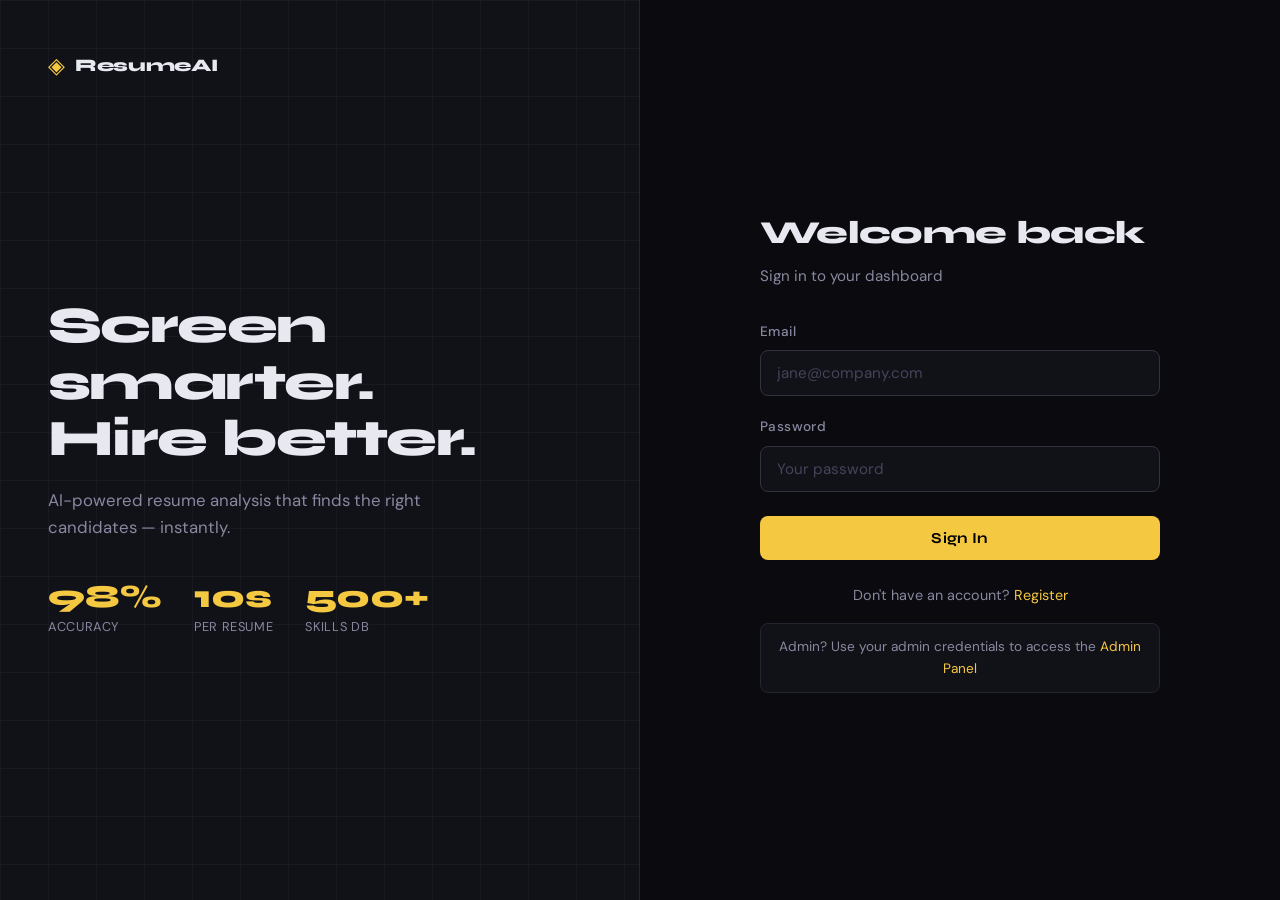
<file: index.html>
<!DOCTYPE html>
<html lang="en">
<head>
<meta charset="UTF-8">
<meta name="viewport" content="width=device-width, initial-scale=1.0">
<title>ResumeAi — Dashboard</title>
<link rel="preconnect" href="https://fonts.googleapis.com">
<link href="https://fonts.googleapis.com/css2?family=Syne:wght@400;600;700;800&family=DM+Sans:wght@300;400;500&display=swap" rel="stylesheet">
<link rel="stylesheet" href="style.css">
</head>
<body class="app-page">
  <!-- Sidebar -->
  <aside class="sidebar">
    <div class="sidebar-brand">
      <span class="brand-icon">◈</span>
      <span class="brand-name">ResumeAI</span>
    </div>
    <nav class="sidebar-nav">
      <a href="#upload" class="nav-item active" data-section="upload">
        <span class="nav-icon">⬆</span> Analyze Resume
      </a>
      <a href="#history" class="nav-item" data-section="history">
        <span class="nav-icon">◷</span> History
      </a>
    </nav>
    <div class="sidebar-footer">
      <div class="user-info">
        <div class="user-avatar" id="user-avatar">J</div>
        <div class="user-details">
          <span class="user-name" id="user-name">Loading...</span>
          <span class="user-role">User</span>
        </div>
      </div>
      <button class="logout-btn" onclick="logout()">Sign Out</button>
    </div>
  </aside>

  <!-- Main Content -->
  <main class="main-content">
    <!-- Upload Section -->
    <section id="section-upload" class="content-section active">
      <div class="section-header">
        <h1>Analyze Resume</h1>
        <p>Upload a resume and paste a job description to get an AI-powered match score</p>
      </div>

      <div class="upload-grid">
        <div class="card upload-card">
          <h3>Upload Resume</h3>
          <div class="drop-zone" id="drop-zone">
            <div class="drop-icon">📄</div>
            <p>Drop your PDF or DOCX here</p>
            <span>or</span>
            <label class="file-label" for="resume-file">Browse File</label>
            <input type="file" id="resume-file" accept=".pdf,.docx" hidden>
            <div class="file-selected hidden" id="file-selected">
              <span id="file-name"></span>
              <button onclick="clearFile()" class="clear-file">✕</button>
            </div>
          </div>
        </div>

        <div class="card jd-card">
          <h3>Job Description</h3>
          <textarea id="job-description" placeholder="Paste the job description here...

Example:
We are looking for a Python Developer with experience in FastAPI, MongoDB, and machine learning. The candidate should have strong skills in REST API development, Docker, and cloud platforms like AWS..."></textarea>
        </div>
      </div>

      <div id="analyze-error" class="alert alert-error hidden"></div>

      <button class="btn-primary btn-large" id="analyze-btn" onclick="analyzeResume()">
        <span class="btn-text">⚡ Analyze Resume</span>
        <span class="btn-loader hidden">Analyzing...</span>
      </button>

      <!-- Results -->
      <div id="results-section" class="results-section hidden">
        <div class="results-header">
          <h2>Analysis Results</h2>
          <span id="result-filename" class="result-badge"></span>
        </div>

        <div class="results-grid">
          <div class="card score-card">
            <h4>Match Score</h4>
            <div class="score-ring-container">
              <svg class="score-ring" viewBox="0 0 120 120">
                <circle cx="60" cy="60" r="52" class="ring-bg"/>
                <circle cx="60" cy="60" r="52" class="ring-fill" id="score-ring-fill"/>
              </svg>
              <div class="score-value" id="score-value">0%</div>
            </div>
            <div class="score-label" id="score-label">—</div>
          </div>

          <div class="card skills-card">
            <h4>Skills Found <span id="skills-count" class="badge">0</span></h4>
            <div class="skills-list" id="skills-found"></div>
          </div>

          <div class="card missing-card">
            <h4>Missing Skills <span id="missing-count" class="badge badge-red">0</span></h4>
            <div class="skills-list" id="skills-missing"></div>
          </div>

          <div class="card suggestions-card">
            <h4>AI Suggestions</h4>
            <ul class="suggestions-list" id="suggestions-list"></ul>
          </div>
        </div>
      </div>
    </section>

    <!-- History Section -->
    <section id="section-history" class="content-section">
      <div class="section-header">
        <h1>Analysis History</h1>
        <p>Your previous resume analyses</p>
      </div>

      <div id="history-loading" class="loading-state">
        <div class="spinner"></div>
        <p>Loading history...</p>
      </div>

      <div id="history-empty" class="empty-state hidden">
        <div class="empty-icon">📋</div>
        <h3>No analyses yet</h3>
        <p>Upload your first resume to get started</p>
        <a href="#upload" class="btn-primary" onclick="switchSection('upload')">Analyze Resume</a>
      </div>

      <div id="history-table-container" class="hidden">
        <table class="data-table" id="history-table">
          <thead>
            <tr>
              <th>File Name</th>
              <th>Score</th>
              <th>Skills Found</th>
              <th>Missing Skills</th>
              <th>Date</th>
            </tr>
          </thead>
          <tbody id="history-body"></tbody>
        </table>
      </div>
    </section>
  </main>

  <script src="auth.js"></script>
  <script src="script.js"></script>
</body>
</html>
</file>
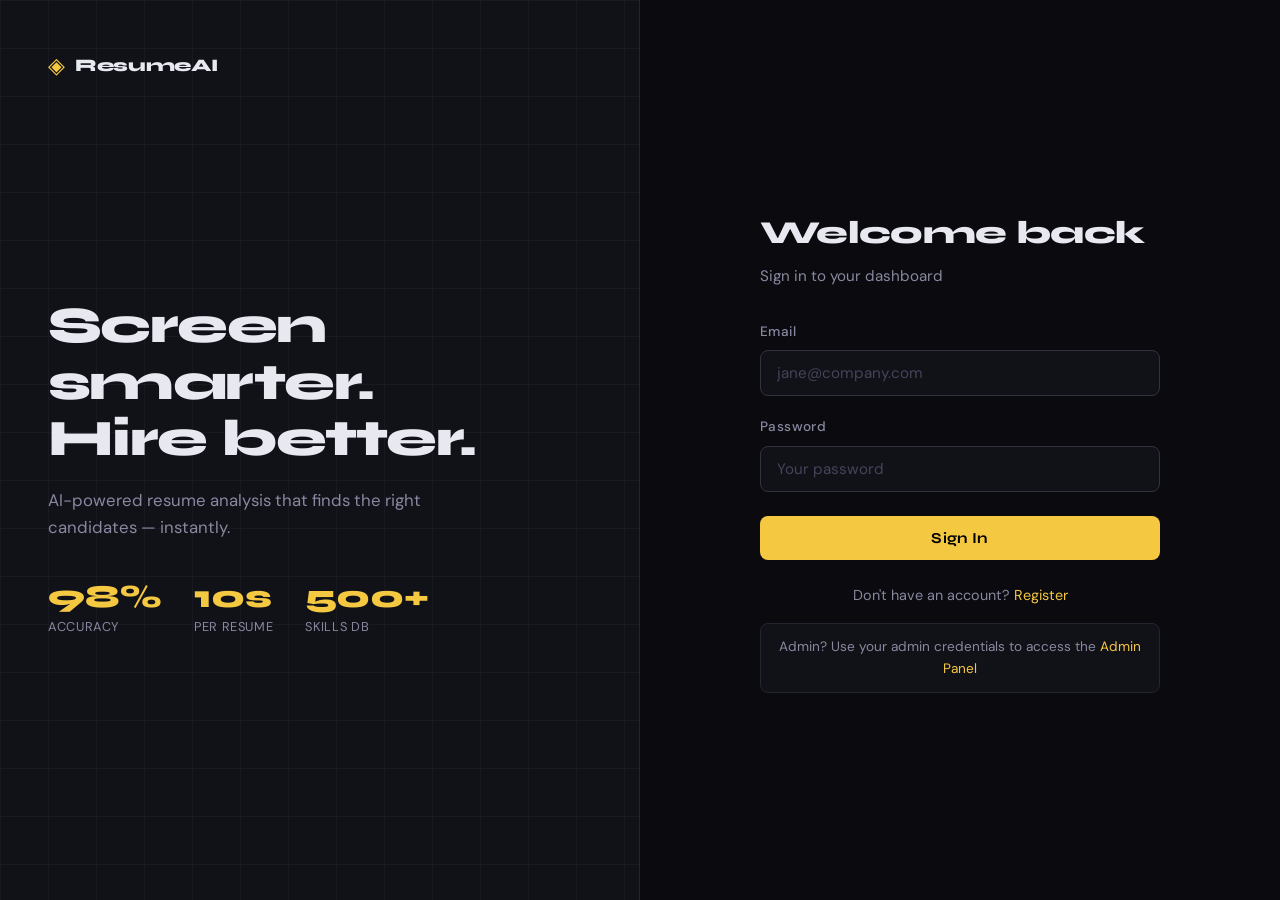
<file: admin.html>
<!DOCTYPE html>
<html lang="en">
<head>
<meta charset="UTF-8">
<meta name="viewport" content="width=device-width, initial-scale=1.0">
<title>ResumeAi — Admin Panel</title>
<link rel="preconnect" href="https://fonts.googleapis.com">
<link href="https://fonts.googleapis.com/css2?family=Syne:wght@400;600;700;800&family=DM+Sans:wght@300;400;500&display=swap" rel="stylesheet">
<link rel="stylesheet" href="style.css">
</head>
<body class="app-page admin-theme">
  <!-- Sidebar -->
  <aside class="sidebar admin-sidebar">
    <div class="sidebar-brand">
      <span class="brand-icon">◈</span>
      <span class="brand-name">ResumeAI <span class="admin-badge">ADMIN</span></span>
    </div>
    <nav class="sidebar-nav">
      <a href="#stats" class="nav-item active" data-section="stats" onclick="switchAdminSection('stats')">
        <span class="nav-icon">◉</span> Dashboard
      </a>
      <a href="#users" class="nav-item" data-section="users" onclick="switchAdminSection('users')">
        <span class="nav-icon">◎</span> Users
      </a>
      <a href="#resumes" class="nav-item" data-section="resumes" onclick="switchAdminSection('resumes')">
        <span class="nav-icon">◈</span> Resumes
      </a>
    </nav>
    <div class="sidebar-footer">
      <div class="user-info">
        <div class="user-avatar admin-avatar">A</div>
        <div class="user-details">
          <span class="user-name" id="admin-name">Admin</span>
          <span class="user-role admin-role">Administrator</span>
        </div>
      </div>
      <button class="logout-btn" onclick="logout()">Sign Out</button>
    </div>
  </aside>

  <!-- Main Content -->
  <main class="main-content">

    <!-- Stats Section -->
    <section id="section-stats" class="content-section active">
      <div class="section-header">
        <h1>Dashboard Overview</h1>
        <p>Platform statistics and metrics</p>
      </div>

      <div class="stats-grid">
        <div class="card stat-card">
          <div class="stat-icon">👥</div>
          <div class="stat-content">
            <h4>Total Users</h4>
            <div class="stat-number" id="stat-users">—</div>
          </div>
        </div>
        <div class="card stat-card">
          <div class="stat-icon">📄</div>
          <div class="stat-content">
            <h4>Total Resumes</h4>
            <div class="stat-number" id="stat-resumes">—</div>
          </div>
        </div>
        <div class="card stat-card">
          <div class="stat-icon">⚡</div>
          <div class="stat-content">
            <h4>Average Score</h4>
            <div class="stat-number" id="stat-avg-score">—</div>
          </div>
        </div>
      </div>

      <div class="card recent-activity">
        <h3>Recent Activity</h3>
        <div id="recent-resumes-list" class="activity-list">
          <div class="loading-state"><div class="spinner"></div></div>
        </div>
      </div>
    </section>

    <!-- Users Section -->
    <section id="section-users" class="content-section">
      <div class="section-header">
        <h1>Users</h1>
        <p>Manage registered users</p>
      </div>

      <div id="users-loading" class="loading-state">
        <div class="spinner"></div><p>Loading users...</p>
      </div>

      <div class="card table-card hidden" id="users-table-container">
        <table class="data-table" id="users-table">
          <thead>
            <tr>
              <th>Name</th>
              <th>Email</th>
              <th>Role</th>
              <th>Actions</th>
            </tr>
          </thead>
          <tbody id="users-body"></tbody>
        </table>
      </div>
    </section>

    <!-- Resumes Section -->
    <section id="section-resumes" class="content-section">
      <div class="section-header">
        <h1>Resume Records</h1>
        <p>All uploaded and analyzed resumes</p>
      </div>

      <div id="resumes-loading" class="loading-state">
        <div class="spinner"></div><p>Loading resumes...</p>
      </div>

      <div class="card table-card hidden" id="resumes-table-container">
        <table class="data-table" id="resumes-table">
          <thead>
            <tr>
              <th>File Name</th>
              <th>User</th>
              <th>Score</th>
              <th>Skills Found</th>
              <th>Date</th>
              <th>Actions</th>
            </tr>
          </thead>
          <tbody id="resumes-body"></tbody>
        </table>
      </div>
    </section>
  </main>

  <!-- Confirm Modal -->
  <div class="modal-overlay hidden" id="confirm-modal">
    <div class="modal">
      <h3>Confirm Delete</h3>
      <p id="confirm-message">Are you sure you want to delete this item?</p>
      <div class="modal-actions">
        <button class="btn-secondary" onclick="closeModal()">Cancel</button>
        <button class="btn-danger" id="confirm-btn">Delete</button>
      </div>
    </div>
  </div>

  <script src="auth.js"></script>
  <script src="admin.js"></script>
</body>
</html>
</file>
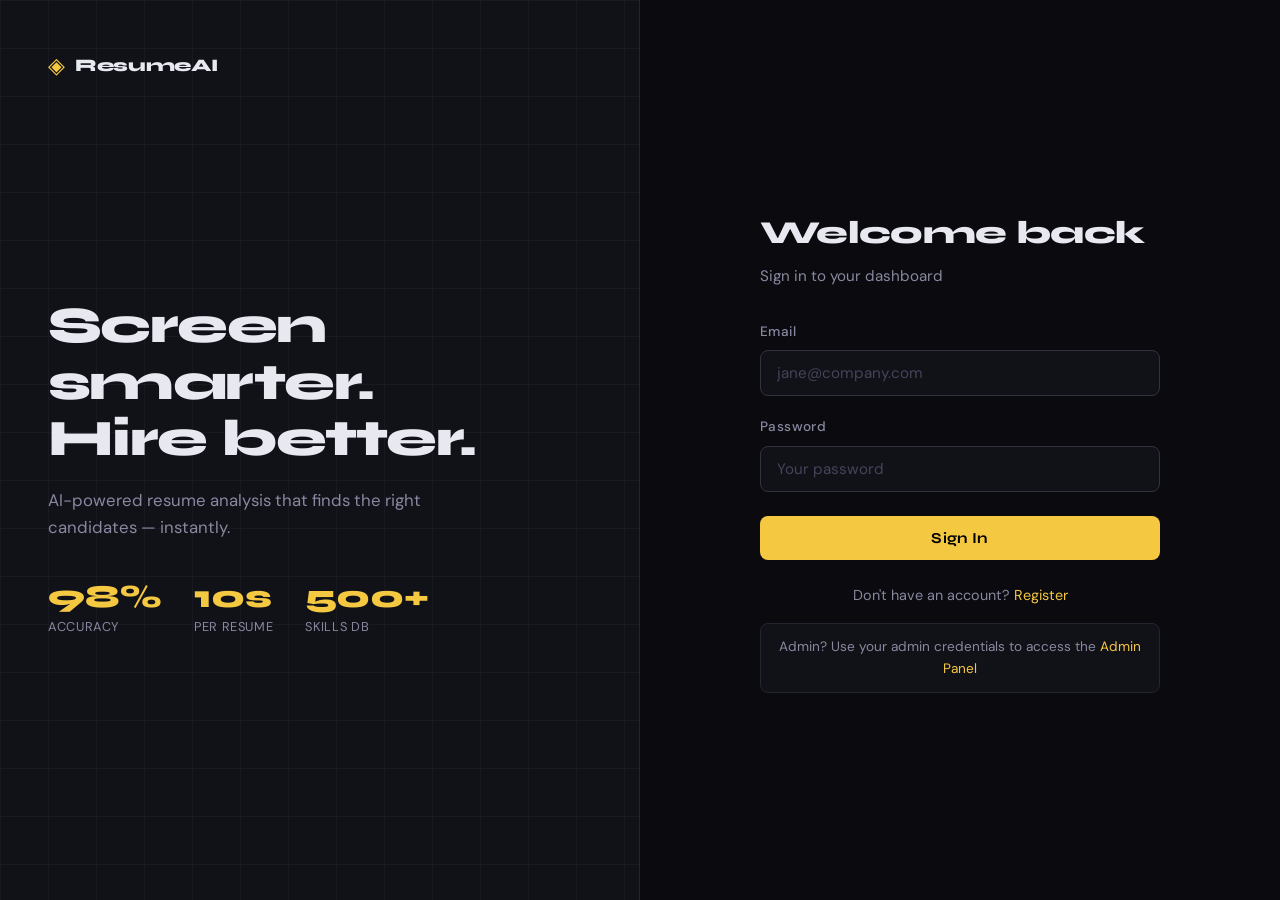
<file: login.html>
<!DOCTYPE html>
<html lang="en">
<head>
<meta charset="UTF-8">
<meta name="viewport" content="width=device-width, initial-scale=1.0">
<title>ResumeAi — Login</title>
<link rel="preconnect" href="https://fonts.googleapis.com">
<link href="https://fonts.googleapis.com/css2?family=Syne:wght@400;600;700;800&family=DM+Sans:wght@300;400;500&display=swap" rel="stylesheet">
<link rel="stylesheet" href="style.css">
</head>
<body class="auth-page">
  <div class="auth-split">
    <div class="auth-left">
      <div class="auth-brand">
        <span class="brand-icon">◈</span>
        <span class="brand-name">ResumeAI</span>
      </div>
      <div class="auth-hero">
        <h1>Screen smarter.<br>Hire better.</h1>
        <p>AI-powered resume analysis that finds the right candidates — instantly.</p>
        <div class="auth-stats">
          <div class="stat"><strong>98%</strong><span>Accuracy</span></div>
          <div class="stat"><strong>10s</strong><span>Per Resume</span></div>
          <div class="stat"><strong>500+</strong><span>Skills DB</span></div>
        </div>
      </div>
      <div class="auth-grid-bg"></div>
    </div>
    <div class="auth-right">
      <div class="auth-form-container">
        <h2>Welcome back</h2>
        <p class="auth-sub">Sign in to your dashboard</p>
        <div id="auth-error" class="alert alert-error hidden"></div>
        <form id="login-form" class="auth-form">
          <div class="form-group">
            <label>Email</label>
            <input type="email" id="email" placeholder="jane@company.com" required>
          </div>
          <div class="form-group">
            <label>Password</label>
            <input type="password" id="password" placeholder="Your password" required>
          </div>
          <button type="submit" class="btn-primary" id="submit-btn">
            <span class="btn-text">Sign In</span>
            <span class="btn-loader hidden">⟳</span>
          </button>
        </form>
        <p class="auth-switch">Don't have an account? <a href="register.html">Register</a></p>
        <div class="admin-hint">
          <span>Admin?</span> Use your admin credentials to access the <a href="admin.html">Admin Panel</a>
        </div>
      </div>
    </div>
  </div>
  <script src="auth.js"></script>
  <script>
    document.getElementById('login-form').addEventListener('submit', handleLogin);
  </script>
</body>
</html>
</file>
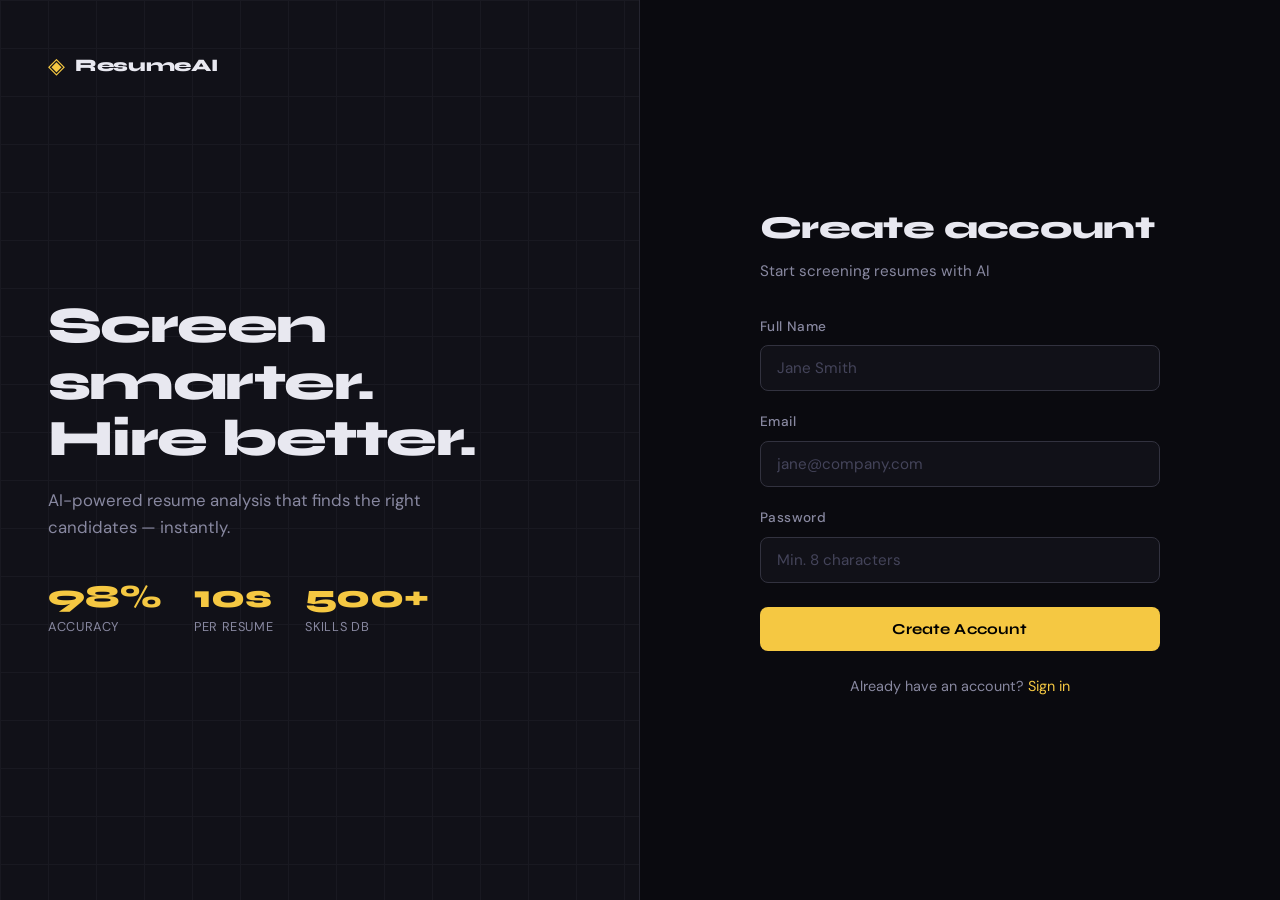
<file: register.html>
<!DOCTYPE html>
<html lang="en">
<head>
<meta charset="UTF-8">
<meta name="viewport" content="width=device-width, initial-scale=1.0">
<title>ResumeAi — Register</title>
<link rel="preconnect" href="https://fonts.googleapis.com">
<link href="https://fonts.googleapis.com/css2?family=Syne:wght@400;600;700;800&family=DM+Sans:wght@300;400;500&display=swap" rel="stylesheet">
<link rel="stylesheet" href="style.css">
</head>
<body class="auth-page">
  <div class="auth-split">
    <div class="auth-left">
      <div class="auth-brand">
        <span class="brand-icon">◈</span>
        <span class="brand-name">ResumeAI</span>
      </div>
      <div class="auth-hero">
        <h1>Screen smarter.<br>Hire better.</h1>
        <p>AI-powered resume analysis that finds the right candidates — instantly.</p>
        <div class="auth-stats">
          <div class="stat"><strong>98%</strong><span>Accuracy</span></div>
          <div class="stat"><strong>10s</strong><span>Per Resume</span></div>
          <div class="stat"><strong>500+</strong><span>Skills DB</span></div>
        </div>
      </div>
      <div class="auth-grid-bg"></div>
    </div>
    <div class="auth-right">
      <div class="auth-form-container">
        <h2>Create account</h2>
        <p class="auth-sub">Start screening resumes with AI</p>
        <div id="auth-error" class="alert alert-error hidden"></div>
        <div id="auth-success" class="alert alert-success hidden"></div>
        <form id="register-form" class="auth-form">
          <div class="form-group">
            <label>Full Name</label>
            <input type="text" id="name" placeholder="Jane Smith" required>
          </div>
          <div class="form-group">
            <label>Email</label>
            <input type="email" id="email" placeholder="jane@company.com" required>
          </div>
          <div class="form-group">
            <label>Password</label>
            <input type="password" id="password" placeholder="Min. 8 characters" required>
          </div>
          <button type="submit" class="btn-primary" id="submit-btn">
            <span class="btn-text">Create Account</span>
            <span class="btn-loader hidden">⟳</span>
          </button>
        </form>
        <p class="auth-switch">Already have an account? <a href="login.html">Sign in</a></p>
      </div>
    </div>
  </div>
  <script src="auth.js"></script>
  <script>
    document.getElementById('register-form').addEventListener('submit', handleRegister);
  </script>
</body>
</html>
</file>
<file: style.css>
/* ============================================================
   ResumeAi — Design System
   Aesthetic: Editorial dark with high-contrast amber accents
   ============================================================ */

@import url('https://fonts.googleapis.com/css2?family=Syne:wght@400;600;700;800&family=DM+Sans:ital,opsz,wght@0,9..40,300;0,9..40,400;0,9..40,500;1,9..40,400&display=swap');

/* ── Variables ── */
:root {
  --bg:        #0a0a0f;
  --bg-2:      #111118;
  --bg-3:      #1a1a24;
  --border:    #252530;
  --border-2:  #32323f;
  --text:      #e8e8f0;
  --text-dim:  #8888a0;
  --text-mute: #44445a;
  --accent:    #f5c842;
  --accent-2:  #e8a820;
  --accent-dim:#2a240a;
  --green:     #2eff8f;
  --green-dim: #0a2018;
  --red:       #ff4f4f;
  --red-dim:   #200a0a;
  --blue:      #4f9fff;

  --sidebar-w: 240px;
  --radius:    12px;
  --radius-sm: 8px;

  --font-head: 'Syne', sans-serif;
  --font-body: 'DM Sans', sans-serif;

  --shadow: 0 4px 24px rgba(0,0,0,0.4);
  --shadow-sm: 0 2px 8px rgba(0,0,0,0.3);
}

/* ── Reset ── */
*, *::before, *::after { box-sizing: border-box; margin: 0; padding: 0; }
html { font-size: 16px; }
body {
  font-family: var(--font-body);
  background: var(--bg);
  color: var(--text);
  line-height: 1.6;
  min-height: 100vh;
  -webkit-font-smoothing: antialiased;
}

a { color: var(--accent); text-decoration: none; }
a:hover { text-decoration: underline; }
button { cursor: pointer; font-family: var(--font-body); border: none; outline: none; }

/* ── Utilities ── */
.hidden { display: none !important; }

/* ── Brand ── */
.brand-icon { font-size: 1.4rem; color: var(--accent); }
.brand-name {
  font-family: var(--font-head);
  font-weight: 800;
  font-size: 1.1rem;
  letter-spacing: -0.02em;
  color: var(--text);
}
.admin-badge {
  font-size: 0.55rem;
  font-weight: 700;
  letter-spacing: 0.1em;
  background: var(--accent);
  color: #000;
  padding: 2px 5px;
  border-radius: 3px;
  vertical-align: middle;
  margin-left: 4px;
}

/* ============================================================
   AUTH PAGES
   ============================================================ */

.auth-page { overflow: hidden; }

.auth-split {
  display: flex;
  min-height: 100vh;
}

/* Left panel */
.auth-left {
  width: 50%;
  background: var(--bg-2);
  padding: 48px;
  display: flex;
  flex-direction: column;
  position: relative;
  overflow: hidden;
  border-right: 1px solid var(--border);
}

.auth-brand {
  display: flex;
  align-items: center;
  gap: 10px;
  z-index: 1;
}

.auth-hero {
  margin-top: auto;
  margin-bottom: auto;
  z-index: 1;
}

.auth-hero h1 {
  font-family: var(--font-head);
  font-size: 3.2rem;
  font-weight: 800;
  line-height: 1.1;
  letter-spacing: -0.03em;
  color: var(--text);
  margin-bottom: 20px;
}

.auth-hero h1 em {
  color: var(--accent);
  font-style: normal;
}

.auth-hero p {
  font-size: 1.05rem;
  color: var(--text-dim);
  max-width: 380px;
  margin-bottom: 40px;
}

.auth-stats {
  display: flex;
  gap: 32px;
}

.auth-stats .stat {
  display: flex;
  flex-direction: column;
}

.auth-stats .stat strong {
  font-family: var(--font-head);
  font-size: 2rem;
  font-weight: 800;
  color: var(--accent);
  line-height: 1;
}

.auth-stats .stat span {
  font-size: 0.8rem;
  color: var(--text-dim);
  letter-spacing: 0.05em;
  text-transform: uppercase;
  margin-top: 4px;
}

/* Grid background decoration */
.auth-grid-bg {
  position: absolute;
  inset: 0;
  background-image:
    linear-gradient(var(--border) 1px, transparent 1px),
    linear-gradient(90deg, var(--border) 1px, transparent 1px);
  background-size: 48px 48px;
  opacity: 0.4;
  pointer-events: none;
}

/* Right panel */
.auth-right {
  width: 50%;
  display: flex;
  align-items: center;
  justify-content: center;
  padding: 48px;
}

.auth-form-container {
  width: 100%;
  max-width: 400px;
}

.auth-form-container h2 {
  font-family: var(--font-head);
  font-size: 2rem;
  font-weight: 800;
  letter-spacing: -0.02em;
  margin-bottom: 6px;
}

.auth-sub {
  color: var(--text-dim);
  font-size: 0.95rem;
  margin-bottom: 32px;
}

.auth-form { display: flex; flex-direction: column; gap: 20px; }

.form-group { display: flex; flex-direction: column; gap: 8px; }

.form-group label {
  font-size: 0.85rem;
  font-weight: 500;
  color: var(--text-dim);
  letter-spacing: 0.03em;
}

.form-group input,
.form-group textarea,
select {
  background: var(--bg-2);
  border: 1px solid var(--border-2);
  border-radius: var(--radius-sm);
  padding: 12px 16px;
  color: var(--text);
  font-family: var(--font-body);
  font-size: 0.95rem;
  transition: border-color 0.2s, box-shadow 0.2s;
  width: 100%;
}

.form-group input:focus,
.form-group textarea:focus {
  outline: none;
  border-color: var(--accent);
  box-shadow: 0 0 0 3px rgba(245,200,66,0.1);
}

.form-group input::placeholder,
.form-group textarea::placeholder {
  color: var(--text-mute);
}

/* Buttons */
.btn-primary {
  display: inline-flex;
  align-items: center;
  justify-content: center;
  gap: 8px;
  background: var(--accent);
  color: #000;
  font-family: var(--font-head);
  font-weight: 700;
  font-size: 0.95rem;
  padding: 13px 24px;
  border-radius: var(--radius-sm);
  transition: background 0.2s, transform 0.1s;
  border: none;
  cursor: pointer;
  width: 100%;
  margin-top: 4px;
  letter-spacing: 0.01em;
}

.btn-primary:hover { background: var(--accent-2); transform: translateY(-1px); }
.btn-primary:active { transform: translateY(0); }

.btn-large { padding: 16px 32px; font-size: 1rem; }

.btn-secondary {
  background: var(--bg-3);
  border: 1px solid var(--border-2);
  color: var(--text);
  font-family: var(--font-body);
  font-size: 0.9rem;
  padding: 10px 20px;
  border-radius: var(--radius-sm);
  transition: background 0.2s;
}
.btn-secondary:hover { background: var(--border); }

.btn-danger {
  background: var(--red);
  color: #fff;
  font-family: var(--font-body);
  font-size: 0.9rem;
  padding: 10px 20px;
  border-radius: var(--radius-sm);
  border: none;
  transition: opacity 0.2s;
}
.btn-danger:hover { opacity: 0.85; }

.btn-icon-danger {
  background: var(--red-dim);
  border: 1px solid var(--red);
  color: var(--red);
  font-size: 0.8rem;
  padding: 5px 10px;
  border-radius: 5px;
  transition: background 0.2s;
}
.btn-icon-danger:hover { background: var(--red); color: #fff; }

.btn-loader { animation: spin 1s linear infinite; display: inline-block; }
@keyframes spin { to { transform: rotate(360deg); } }

/* Alerts */
.alert {
  padding: 12px 16px;
  border-radius: var(--radius-sm);
  font-size: 0.9rem;
  margin-bottom: 16px;
}
.alert-error { background: var(--red-dim); border: 1px solid var(--red); color: var(--red); }
.alert-success { background: var(--green-dim); border: 1px solid var(--green); color: var(--green); }

/* Auth switch */
.auth-switch { text-align: center; margin-top: 24px; font-size: 0.9rem; color: var(--text-dim); }

.admin-hint {
  text-align: center;
  margin-top: 16px;
  padding: 12px;
  background: var(--bg-2);
  border: 1px solid var(--border);
  border-radius: var(--radius-sm);
  font-size: 0.85rem;
  color: var(--text-dim);
}

/* ============================================================
   APP LAYOUT (DASHBOARD + ADMIN)
   ============================================================ */

.app-page {
  display: flex;
  min-height: 100vh;
}

/* ── Sidebar ── */
.sidebar {
  width: var(--sidebar-w);
  background: var(--bg-2);
  border-right: 1px solid var(--border);
  display: flex;
  flex-direction: column;
  padding: 24px 0;
  position: fixed;
  top: 0; left: 0; bottom: 0;
  z-index: 100;
}

.admin-sidebar { border-right-color: var(--accent-dim); }

.sidebar-brand {
  display: flex;
  align-items: center;
  gap: 10px;
  padding: 0 20px 24px;
  border-bottom: 1px solid var(--border);
  margin-bottom: 12px;
}

.sidebar-nav {
  display: flex;
  flex-direction: column;
  padding: 8px 12px;
  gap: 4px;
  flex: 1;
}

.nav-item {
  display: flex;
  align-items: center;
  gap: 10px;
  padding: 10px 12px;
  border-radius: var(--radius-sm);
  color: var(--text-dim);
  font-size: 0.9rem;
  font-weight: 500;
  text-decoration: none;
  transition: all 0.15s;
}

.nav-item:hover { background: var(--bg-3); color: var(--text); text-decoration: none; }
.nav-item.active { background: var(--accent-dim); color: var(--accent); }
.nav-icon { font-size: 1rem; }

.sidebar-footer {
  padding: 16px 16px 0;
  border-top: 1px solid var(--border);
}

.user-info {
  display: flex;
  align-items: center;
  gap: 10px;
  margin-bottom: 12px;
}

.user-avatar {
  width: 36px; height: 36px;
  border-radius: 50%;
  background: var(--accent-dim);
  border: 2px solid var(--accent);
  display: flex; align-items: center; justify-content: center;
  font-family: var(--font-head);
  font-weight: 700;
  font-size: 0.85rem;
  color: var(--accent);
  flex-shrink: 0;
}

.admin-avatar { background: #1a0a2a; border-color: #9b59ff; color: #9b59ff; }

.user-details { display: flex; flex-direction: column; min-width: 0; }
.user-name { font-weight: 600; font-size: 0.85rem; white-space: nowrap; overflow: hidden; text-overflow: ellipsis; }
.user-role { font-size: 0.75rem; color: var(--text-dim); }
.admin-role { color: #9b59ff; }

.logout-btn {
  width: 100%;
  background: transparent;
  border: 1px solid var(--border-2);
  color: var(--text-dim);
  padding: 8px;
  border-radius: var(--radius-sm);
  font-size: 0.85rem;
  transition: all 0.15s;
}
.logout-btn:hover { border-color: var(--red); color: var(--red); }

/* ── Main Content ── */
.main-content {
  margin-left: var(--sidebar-w);
  flex: 1;
  padding: 40px 48px;
  max-width: calc(100vw - var(--sidebar-w));
  min-height: 100vh;
  background: var(--bg);
}

.content-section { display: none; }
.content-section.active { display: block; }

.section-header { margin-bottom: 32px; }
.section-header h1 {
  font-family: var(--font-head);
  font-size: 2rem;
  font-weight: 800;
  letter-spacing: -0.02em;
  margin-bottom: 6px;
}
.section-header p { color: var(--text-dim); font-size: 0.95rem; }

/* ── Cards ── */
.card {
  background: var(--bg-2);
  border: 1px solid var(--border);
  border-radius: var(--radius);
  padding: 24px;
}

.card h3 {
  font-family: var(--font-head);
  font-size: 1rem;
  font-weight: 700;
  margin-bottom: 16px;
  color: var(--text);
}

.card h4 {
  font-size: 0.8rem;
  font-weight: 600;
  letter-spacing: 0.06em;
  text-transform: uppercase;
  color: var(--text-dim);
  margin-bottom: 16px;
}

/* ── Upload Section ── */
.upload-grid {
  display: grid;
  grid-template-columns: 1fr 1fr;
  gap: 20px;
  margin-bottom: 24px;
}

.drop-zone {
  border: 2px dashed var(--border-2);
  border-radius: var(--radius-sm);
  padding: 40px 24px;
  display: flex;
  flex-direction: column;
  align-items: center;
  gap: 10px;
  text-align: center;
  transition: border-color 0.2s, background 0.2s;
  cursor: pointer;
  min-height: 220px;
  justify-content: center;
}

.drop-zone:hover, .drop-zone.drag-over {
  border-color: var(--accent);
  background: var(--accent-dim);
}

.drop-icon { font-size: 2.5rem; margin-bottom: 4px; }

.drop-zone p { color: var(--text-dim); font-size: 0.95rem; }
.drop-zone span { color: var(--text-mute); font-size: 0.85rem; }

.file-label {
  display: inline-block;
  background: var(--bg-3);
  border: 1px solid var(--border-2);
  color: var(--accent);
  padding: 8px 20px;
  border-radius: var(--radius-sm);
  font-size: 0.85rem;
  font-weight: 600;
  cursor: pointer;
  transition: all 0.15s;
}
.file-label:hover { border-color: var(--accent); background: var(--accent-dim); }

.file-selected {
  display: flex;
  align-items: center;
  gap: 10px;
  background: var(--green-dim);
  border: 1px solid var(--green);
  padding: 8px 14px;
  border-radius: var(--radius-sm);
  font-size: 0.85rem;
  color: var(--green);
  max-width: 100%;
}

.file-selected span { overflow: hidden; text-overflow: ellipsis; white-space: nowrap; }

.clear-file {
  background: transparent;
  border: none;
  color: var(--green);
  cursor: pointer;
  font-size: 1rem;
  padding: 0;
  flex-shrink: 0;
}

.jd-card textarea {
  width: 100%;
  min-height: 220px;
  background: var(--bg-3);
  border: 1px solid var(--border-2);
  border-radius: var(--radius-sm);
  padding: 16px;
  color: var(--text);
  font-family: var(--font-body);
  font-size: 0.9rem;
  resize: vertical;
  line-height: 1.7;
}

.jd-card textarea:focus {
  outline: none;
  border-color: var(--accent);
  box-shadow: 0 0 0 3px rgba(245,200,66,0.1);
}

#analyze-error { margin-bottom: 16px; }

/* ── Results ── */
.results-section { margin-top: 40px; }

.results-header {
  display: flex;
  align-items: center;
  gap: 16px;
  margin-bottom: 24px;
}

.results-header h2 {
  font-family: var(--font-head);
  font-size: 1.5rem;
  font-weight: 800;
}

.result-badge {
  background: var(--bg-3);
  border: 1px solid var(--border-2);
  padding: 4px 12px;
  border-radius: 100px;
  font-size: 0.8rem;
  color: var(--text-dim);
}

.results-grid {
  display: grid;
  grid-template-columns: 200px 1fr 1fr 1fr;
  gap: 20px;
}

/* Score Ring */
.score-card { display: flex; flex-direction: column; align-items: center; }
.score-ring-container { position: relative; width: 120px; height: 120px; margin: 8px 0; }
.score-ring { width: 100%; height: 100%; transform: rotate(-90deg); }

.ring-bg { fill: none; stroke: var(--bg-3); stroke-width: 8; }
.ring-fill {
  fill: none;
  stroke: var(--accent);
  stroke-width: 8;
  stroke-linecap: round;
  stroke-dasharray: 327;
  stroke-dashoffset: 327;
  transition: stroke-dashoffset 1s ease, stroke 0.5s;
}

.score-value {
  position: absolute;
  inset: 0;
  display: flex;
  align-items: center;
  justify-content: center;
  font-family: var(--font-head);
  font-size: 1.4rem;
  font-weight: 800;
  color: var(--text);
}

.score-label {
  font-size: 0.85rem;
  font-weight: 600;
  margin-top: 4px;
  padding: 4px 12px;
  border-radius: 100px;
}

.score-label.excellent { background: var(--green-dim); color: var(--green); }
.score-label.good { background: var(--accent-dim); color: var(--accent); }
.score-label.fair { background: rgba(255,180,50,0.1); color: #ffb432; }
.score-label.poor { background: var(--red-dim); color: var(--red); }

/* Skills */
.skills-list { display: flex; flex-wrap: wrap; gap: 8px; }

.skill-tag {
  font-size: 0.78rem;
  font-weight: 500;
  padding: 5px 10px;
  border-radius: 100px;
  border: 1px solid;
}

.skill-tag.found { background: var(--green-dim); border-color: var(--green); color: var(--green); }
.skill-tag.missing { background: var(--red-dim); border-color: var(--red); color: var(--red); }

/* Suggestions */
.suggestions-list { list-style: none; display: flex; flex-direction: column; gap: 10px; }

.suggestions-list li {
  padding: 10px 14px;
  background: var(--bg-3);
  border-left: 3px solid var(--accent);
  border-radius: 0 var(--radius-sm) var(--radius-sm) 0;
  font-size: 0.88rem;
  color: var(--text-dim);
  line-height: 1.5;
}

/* ── Badges ── */
.badge {
  display: inline-flex;
  align-items: center;
  justify-content: center;
  background: var(--green-dim);
  border: 1px solid var(--green);
  color: var(--green);
  font-size: 0.72rem;
  font-weight: 700;
  padding: 1px 8px;
  border-radius: 100px;
  margin-left: 6px;
}
.badge-red { background: var(--red-dim); border-color: var(--red); color: var(--red); }

/* ── Tables ── */
.data-table {
  width: 100%;
  border-collapse: collapse;
  font-size: 0.875rem;
}

.data-table th {
  text-align: left;
  padding: 12px 16px;
  font-size: 0.75rem;
  font-weight: 600;
  letter-spacing: 0.05em;
  text-transform: uppercase;
  color: var(--text-dim);
  border-bottom: 1px solid var(--border);
}

.data-table td {
  padding: 14px 16px;
  border-bottom: 1px solid var(--border);
  color: var(--text);
  vertical-align: middle;
}

.data-table tr:last-child td { border-bottom: none; }
.data-table tr:hover td { background: var(--bg-3); }

.table-card { padding: 0; overflow: hidden; }
.table-card .data-table th:first-child,
.table-card .data-table td:first-child { padding-left: 24px; }
.table-card .data-table th:last-child,
.table-card .data-table td:last-child { padding-right: 24px; }

/* Score pill */
.score-pill {
  display: inline-block;
  font-weight: 700;
  font-family: var(--font-head);
  padding: 3px 10px;
  border-radius: 100px;
  font-size: 0.8rem;
}
.score-pill.high { background: var(--green-dim); color: var(--green); }
.score-pill.mid  { background: var(--accent-dim); color: var(--accent); }
.score-pill.low  { background: var(--red-dim); color: var(--red); }

/* Role pill */
.role-pill {
  font-size: 0.75rem;
  font-weight: 600;
  padding: 3px 10px;
  border-radius: 100px;
  letter-spacing: 0.04em;
}
.role-pill.admin { background: #1a0a2a; color: #9b59ff; border: 1px solid #9b59ff; }
.role-pill.user  { background: var(--bg-3); color: var(--text-dim); border: 1px solid var(--border-2); }

/* History Table */
#history-table-container { margin-top: 0; }

/* ── Admin Stats ── */
.stats-grid {
  display: grid;
  grid-template-columns: repeat(3, 1fr);
  gap: 20px;
  margin-bottom: 24px;
}

.stat-card {
  display: flex;
  align-items: center;
  gap: 16px;
}

.stat-icon { font-size: 2rem; }

.stat-content h4 {
  font-size: 0.75rem;
  font-weight: 600;
  letter-spacing: 0.06em;
  text-transform: uppercase;
  color: var(--text-dim);
  margin-bottom: 4px;
}

.stat-number {
  font-family: var(--font-head);
  font-size: 2.2rem;
  font-weight: 800;
  color: var(--accent);
  letter-spacing: -0.03em;
  line-height: 1;
}

.recent-activity { margin-top: 0; }
.activity-list { display: flex; flex-direction: column; gap: 0; }

.activity-item {
  display: flex;
  align-items: center;
  justify-content: space-between;
  padding: 12px 0;
  border-bottom: 1px solid var(--border);
  font-size: 0.875rem;
}
.activity-item:last-child { border-bottom: none; }
.activity-item .ai-filename { color: var(--text); font-weight: 500; }
.activity-item .ai-date { color: var(--text-dim); font-size: 0.8rem; }

/* ── Loading / Empty States ── */
.loading-state {
  display: flex;
  flex-direction: column;
  align-items: center;
  justify-content: center;
  padding: 60px;
  gap: 16px;
  color: var(--text-dim);
}

.spinner {
  width: 32px; height: 32px;
  border: 3px solid var(--border-2);
  border-top-color: var(--accent);
  border-radius: 50%;
  animation: spin 0.8s linear infinite;
}

.empty-state {
  text-align: center;
  padding: 80px 24px;
}
.empty-icon { font-size: 3rem; margin-bottom: 16px; }
.empty-state h3 { font-family: var(--font-head); font-size: 1.2rem; margin-bottom: 8px; }
.empty-state p { color: var(--text-dim); margin-bottom: 24px; }
.empty-state .btn-primary { width: auto; display: inline-flex; }

/* ── Modal ── */
.modal-overlay {
  position: fixed;
  inset: 0;
  background: rgba(0,0,0,0.7);
  backdrop-filter: blur(4px);
  display: flex;
  align-items: center;
  justify-content: center;
  z-index: 1000;
}

.modal {
  background: var(--bg-2);
  border: 1px solid var(--border-2);
  border-radius: var(--radius);
  padding: 32px;
  max-width: 400px;
  width: 90%;
  box-shadow: var(--shadow);
}

.modal h3 {
  font-family: var(--font-head);
  font-size: 1.2rem;
  margin-bottom: 12px;
}

.modal p { color: var(--text-dim); margin-bottom: 24px; }

.modal-actions { display: flex; gap: 12px; justify-content: flex-end; }

/* ── Admin Theme Accents ── */
.admin-theme .nav-item.active { background: #1a0a2a; color: #9b59ff; }
.admin-theme .sidebar-brand { border-bottom-color: var(--accent-dim); }

/* ── Responsive ── */
@media (max-width: 1100px) {
  .results-grid { grid-template-columns: 1fr 1fr; }
}

@media (max-width: 900px) {
  .auth-left { display: none; }
  .auth-right { width: 100%; }
  .upload-grid { grid-template-columns: 1fr; }
  .main-content { padding: 24px; }
}

@media (max-width: 768px) {
  .stats-grid { grid-template-columns: 1fr; }
  .results-grid { grid-template-columns: 1fr; }
  .sidebar { transform: translateX(-100%); }
  .main-content { margin-left: 0; max-width: 100vw; }
}
</file>
